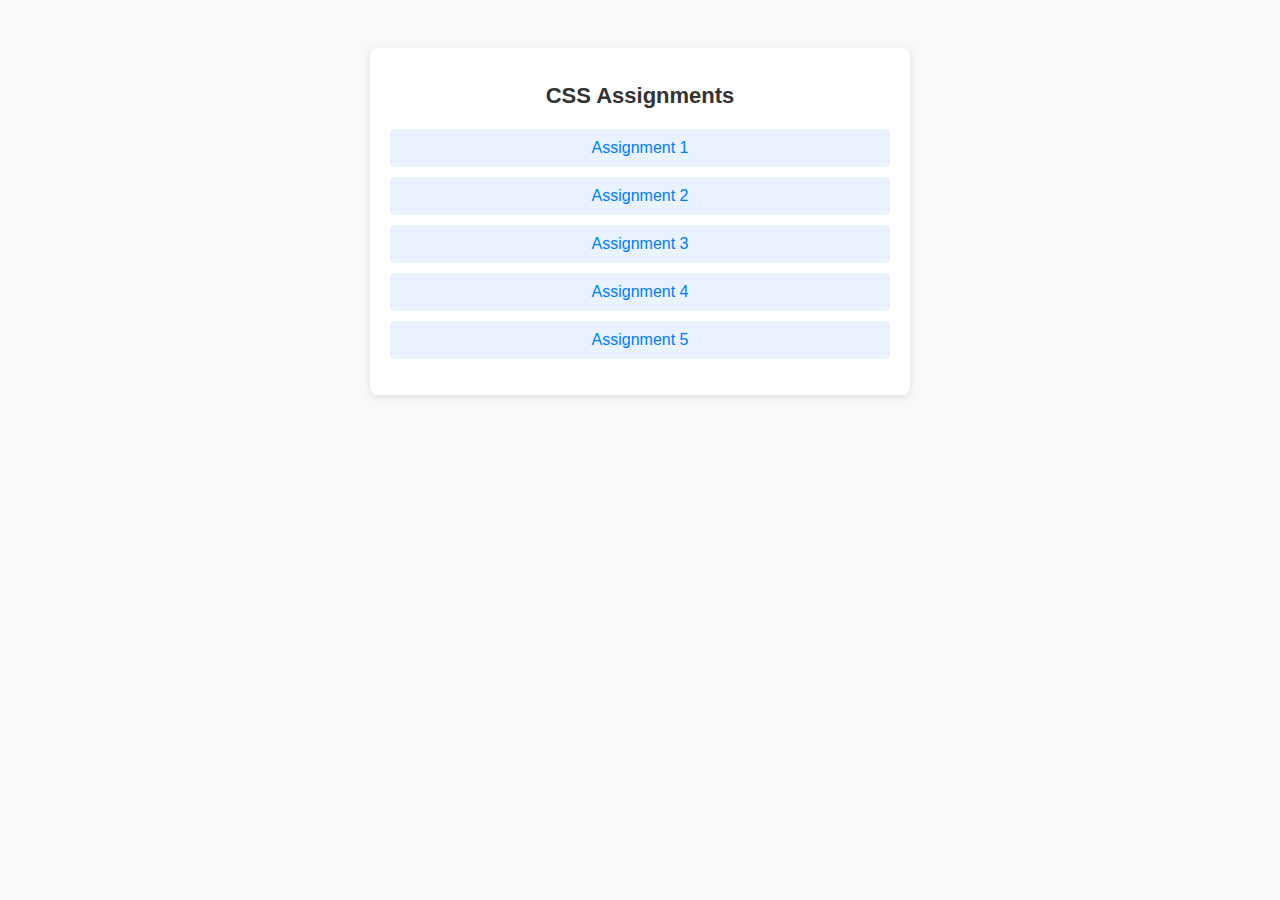
<file: index.html>
<!DOCTYPE html>
<html lang="en">
<head>
    <meta charset="UTF-8">
    <meta name="viewport" content="width=device-width, initial-scale=1.0">
    <title>Index of CSS Folders</title>
    <style>
        body {
            font-family: Arial, sans-serif;
            background-color: #f8f9fa;
            padding: 40px;
            text-align: center;
        }

        .container {
            max-width: 500px;
            margin: auto;
            background: white;
            padding: 20px;
            border-radius: 8px;
            box-shadow: 0 2px 8px rgba(0, 0, 0, 0.1);
        }

        h1 {
            font-size: 22px;
            color: #333;
            margin-bottom: 20px;
        }

        ul {
            list-style: none;
            padding: 0;
        }

        li {
            margin: 10px 0;
        }

        a {
            display: block;
            padding: 10px;
            font-size: 16px;
            color: #007BFF;
            background-color: #e9f3ff;
            border-radius: 5px;
            text-decoration: none;
        
        }

        a:hover {
            background-color: #d0e7ff;
        }
    </style>
</head>
<body>

    <div class="container">
        <h1> CSS Assignments</h1>
        <ul>
            <li><a href="Assignment1/Assignment1.html" target="_blank">Assignment 1</a></li>
            <li><a href="Assignment2/Assignment2.html" target="_blank">Assignment 2</a></li>
            <li><a href="Assignment3/Assignment3.html" target="_blank">Assignment 3</a></li>
            <li><a href="Assignment4/Assignment4.html" target="_blank">Assignment 4</a></li>
            <li><a href="Assignment5/Assignment5.html" target="_blank">Assignment 5</a></li>
        </ul>
    </div>

</body>
</html>
</file>
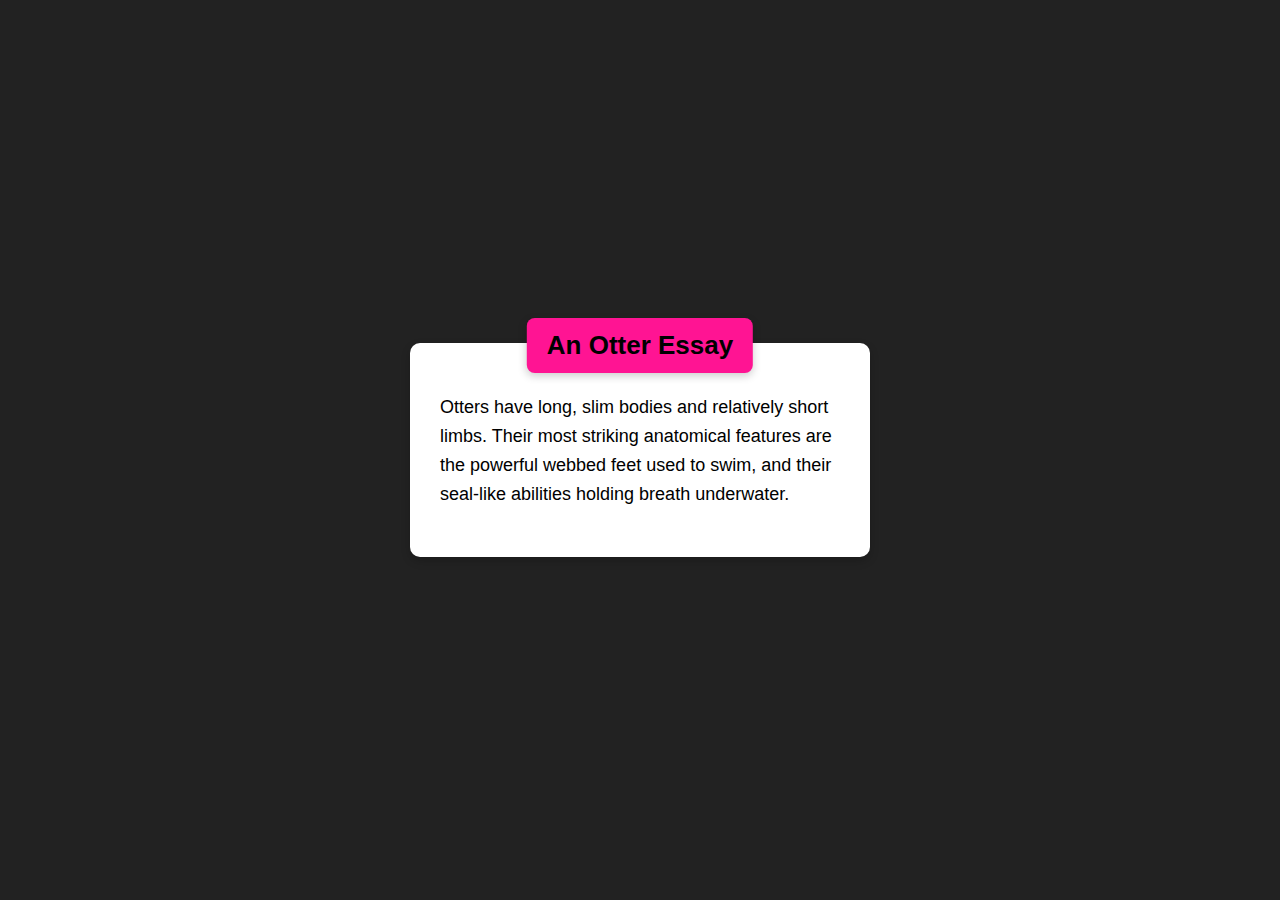
<file: Assignment1/Assignment.html>
<!DOCTYPE html>
<html lang="en">
<head>
    <meta charset="UTF-8">
    <meta name="viewport" content="width=device-width, initial-scale=1.0">
    <title>Otter Essay</title>
    <style>
        body {
            background-color: #222; /* Dark background */
            display: flex;
            justify-content: center;
            align-items: center;
            height: 100vh;
            margin: 0;
        }

        .card {
            background-color: white;
            width: 400px; /* Increased width */
            padding: 30px; /* Increased padding */
            border-radius: 10px;
            box-shadow: 0 4px 10px rgba(0, 0, 0, 0.2);
            position: relative;
            text-align: left;
            font-family: sans-serif;
        }

        .heading {
            background-color: #ff1493; /* Pink color */
            color: black;
            font-weight: 700;
            padding: 12px 20px; /* Increased padding */
            border-radius: 8px; /* Slightly rounded edges */
            position: absolute;
            top: -25px; /* Moves it higher */
            left: 50%;
            transform: translateX(-50%);
            font-family: sans-serif;
            font-size: 26px; /* Increased font size */
            text-align: center;
            box-shadow: 0px 3px 8px rgba(0, 0, 0, 0.2);
        }

        .card p {
            margin-top: 20px; /* Adds space between header and content */
            font-size: 18px; /* Increased text size */
            line-height: 1.6; /* Improved readability */
        }
    </style>
</head>
<body>

    <div class="card">
        <div class="heading">An Otter Essay</div>
        <p>
            Otters have long, slim bodies and relatively short limbs. Their most striking anatomical
            features are the powerful webbed feet used to swim, and their seal-like abilities
            holding breath underwater.
        </p>
    </div>

</body>
</html>
</file>
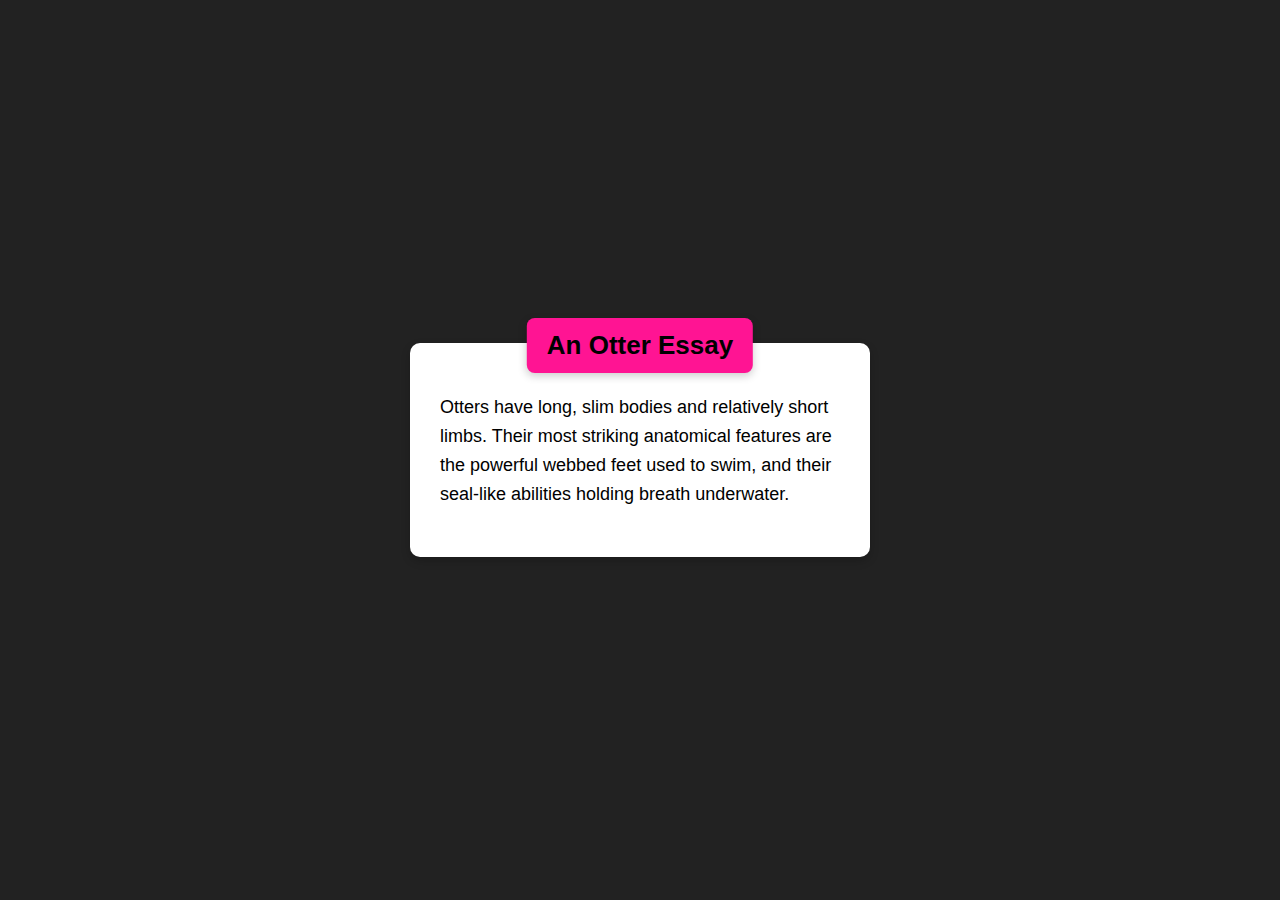
<file: Assignment1/Assignment1.html>
<!DOCTYPE html>
<html lang="en">
<head>
    <meta charset="UTF-8">
    <meta name="viewport" content="width=device-width, initial-scale=1.0">
    <title>Otter Essay</title>
    <style>
        body {
            background-color: #222; 
            display: flex;
            justify-content: center;
            align-items: center;
            height: 100vh;
            margin: 0;
        }

        .card {
            background-color: white;
            width: 400px;
            padding: 30px; 
            border-radius: 10px;
            box-shadow: 0 4px 10px rgba(0, 0, 0, 0.2);
            position: relative;
            text-align: left;
            font-family: sans-serif;
        }

        .heading {
            background-color: #ff1493; 
            color: black;
            font-weight: 700;
            padding: 12px 20px; 
            border-radius: 8px; 
            position: absolute;
            top: -25px; 
            left: 50%;
            transform: translateX(-50%);
            font-family: sans-serif;
            font-size: 26px; 
            text-align: center;
            box-shadow: 0px 3px 8px rgba(0, 0, 0, 0.2);
        }

        .card p {
            margin-top: 20px;
            font-size: 18px; 
            line-height: 1.6; 
        }
    </style>
</head>
<body>

    <div class="card">
        <div class="heading">An Otter Essay</div>
        <p>
            Otters have long, slim bodies and relatively short limbs. Their most striking anatomical
            features are the powerful webbed feet used to swim, and their seal-like abilities
            holding breath underwater.
        </p>
    </div>

</body>
</html>
</file>
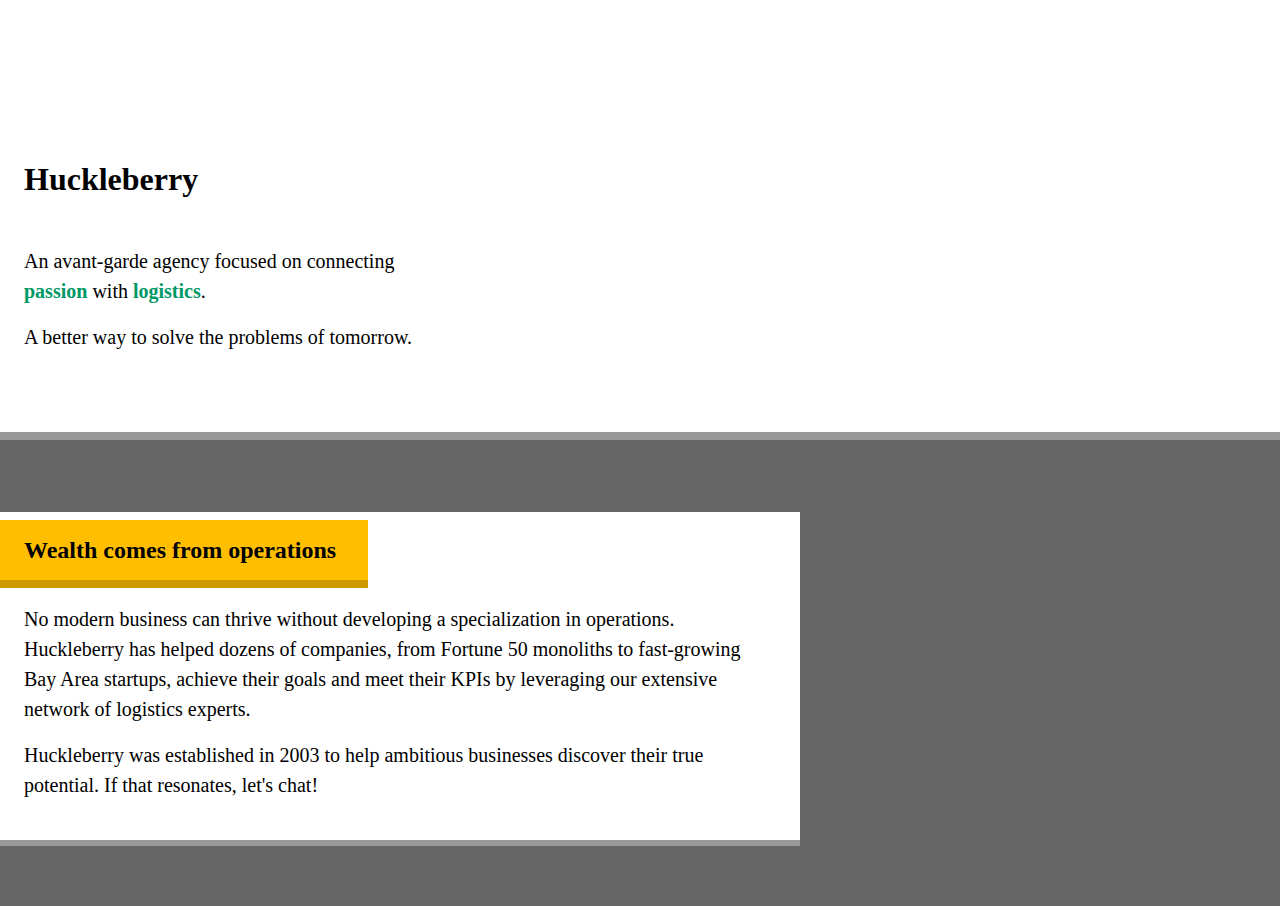
<file: Assignment2/Assignment2.html>
<!DOCTYPE html>
<html lang="en">
<head>
    <meta charset="UTF-8">
    <meta name="viewport" content="width=device-width, initial-scale=1.0">
    <title>Huckleberry</title>
    <link rel="stylesheet" href="Assignment2.css">
    <link rel="preconnect" href="https://fonts.googleapis.com">
<link rel="preconnect" href="https://fonts.gstatic.com" crossorigin>
<link href="https://fonts.googleapis.com/css2?family=Lato:ital,wght@0,100;0,300;0,400;0,700;0,900;1,100;1,300;1,400;1,700;1,900&display=swap" rel="stylesheet">
</head>
<body>
    <div class="wrapper"> 
    <section id="main">
        <section class="top"></section>
         <section class="top">
            <h2>Huckleberry</h2>
            <p>An avant-garde agency focused on connecting <strong>passion </strong>with <strong>logistics</strong>.</p>
            <p>A better way to solve the problems  of tomorrow.</p>
         </section>
         <section class="bottom">
            <div class="card">
                <h2>Wealth comes from operations </h2>
                <p>No modern business can thrive without developing a specialization in operations. Huckleberry has helped dozens of companies, from Fortune 50 monoliths to fast-growing Bay Area startups, achieve their goals and meet their KPIs by leveraging our extensive network of logistics experts.</p>
                <p>Huckleberry was  established in 2003 to help ambitious businesses discover their true potential. If that resonates, let's chat!</p>
            </div>
            
 
         </section>
    </section>
    </div>
</body>
</html>
</file>
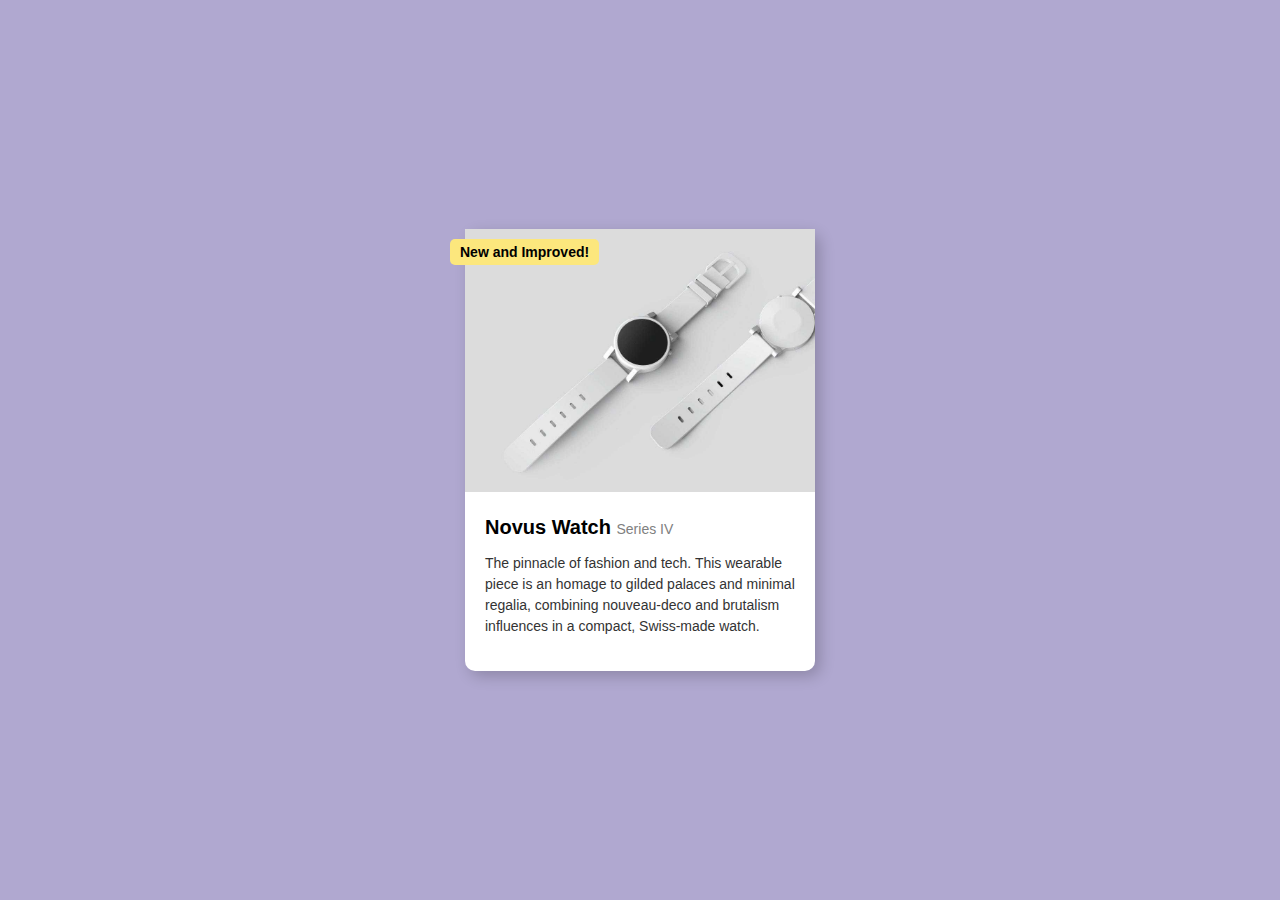
<file: Assignment3/Assignment3.html>
<!DOCTYPE html>
<html lang="en">
<head>
    <meta charset="UTF-8">
    <meta name="viewport" content="width=device-width, initial-scale=1.0">
    <title>Product Card</title>
    <link rel="stylesheet" href="Assignment3.css">
</head>
<body>
    <div class="card">
        <span class="badge">New and Improved!</span>
        <img src="image-7.jpg" alt="Novus Watch" class="product-image">
        <div class="card-content">
            <h2>Novus Watch <span class="series">Series IV</span></h2>
            <p>
                The pinnacle of fashion and tech. This wearable piece is an homage 
                to gilded palaces and minimal regalia, combining nouveau-deco and 
                brutalism influences in a compact, Swiss-made watch.
            </p>
        </div>
    </div>
</body>
</html>
</file>
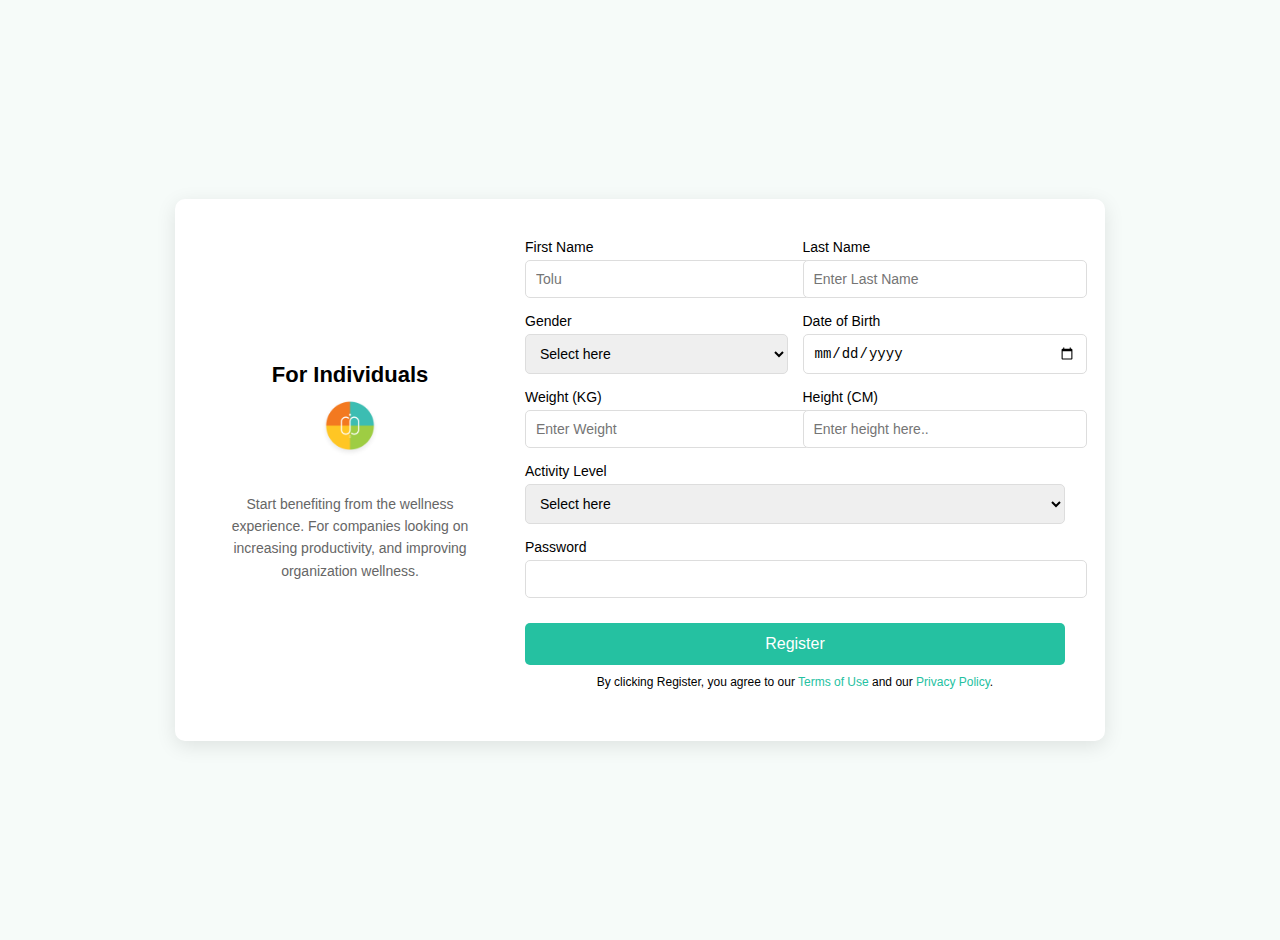
<file: Assignment4/Assignment4.html>
<!DOCTYPE html>
<html lang="en">
<head>
    <meta charset="UTF-8">
    <meta name="viewport" content="width=device-width, initial-scale=1.0">
    <title>Sign Up Form</title>
    <link rel="stylesheet" href="Assignment4.css">
</head>
<body>
    <div class="container">
        <div class="info-section">
            <div class="icon"></div>
            <h2>For Individuals</h2>
            <img src="Logo.png" alt="Logo">
            <p>Start benefiting from the wellness experience. For companies looking on increasing productivity, and improving organization wellness.</p>
        </div>

        <form class="signup-form">
            <div class="form-row">
                <div class="input-group">
                    <label for="first-name">First Name</label>
                    <input type="text" id="first-name" placeholder="Tolu">
                </div>
                <div class="input-group">
                    <label for="last-name">Last Name</label>
                    <input type="text" id="last-name" placeholder="Enter Last Name">
                </div>
            </div>

            <div class="form-row">
                <div class="input-group">
                    <label for="gender">Gender</label>
                    <select id="gender">
                        <option>Select here</option>
                    </select>
                </div>
                <div class="input-group">
                    <label for="dob">Date of Birth</label>
                    <input type="date" id="dob">
                </div>
            </div>

            <div class="form-row">
                <div class="input-group">
                    <label for="weight">Weight (KG)</label>
                    <input type="number" id="weight" placeholder="Enter Weight">
                </div>
                <div class="input-group">
                    <label for="height">Height (CM)</label>
                    <input type="number" id="height" placeholder="Enter height here..">
                </div>
            </div>

            <div class="input-group">
                <label for="activity">Activity Level</label>
                <select id="activity">
                    <option>Select here</option>
                </select>
            </div>

            <div class="input-group">
                <label for="password">Password</label>
                <input type="password" id="password">
            </div>

            <button type="submit">Register</button>

            <p class="terms">
                By clicking Register, you agree to our <a href="#">Terms of Use</a> and our <a href="#">Privacy Policy</a>.
            </p>
        </form>
    </div>
</body>
</html>
</file>
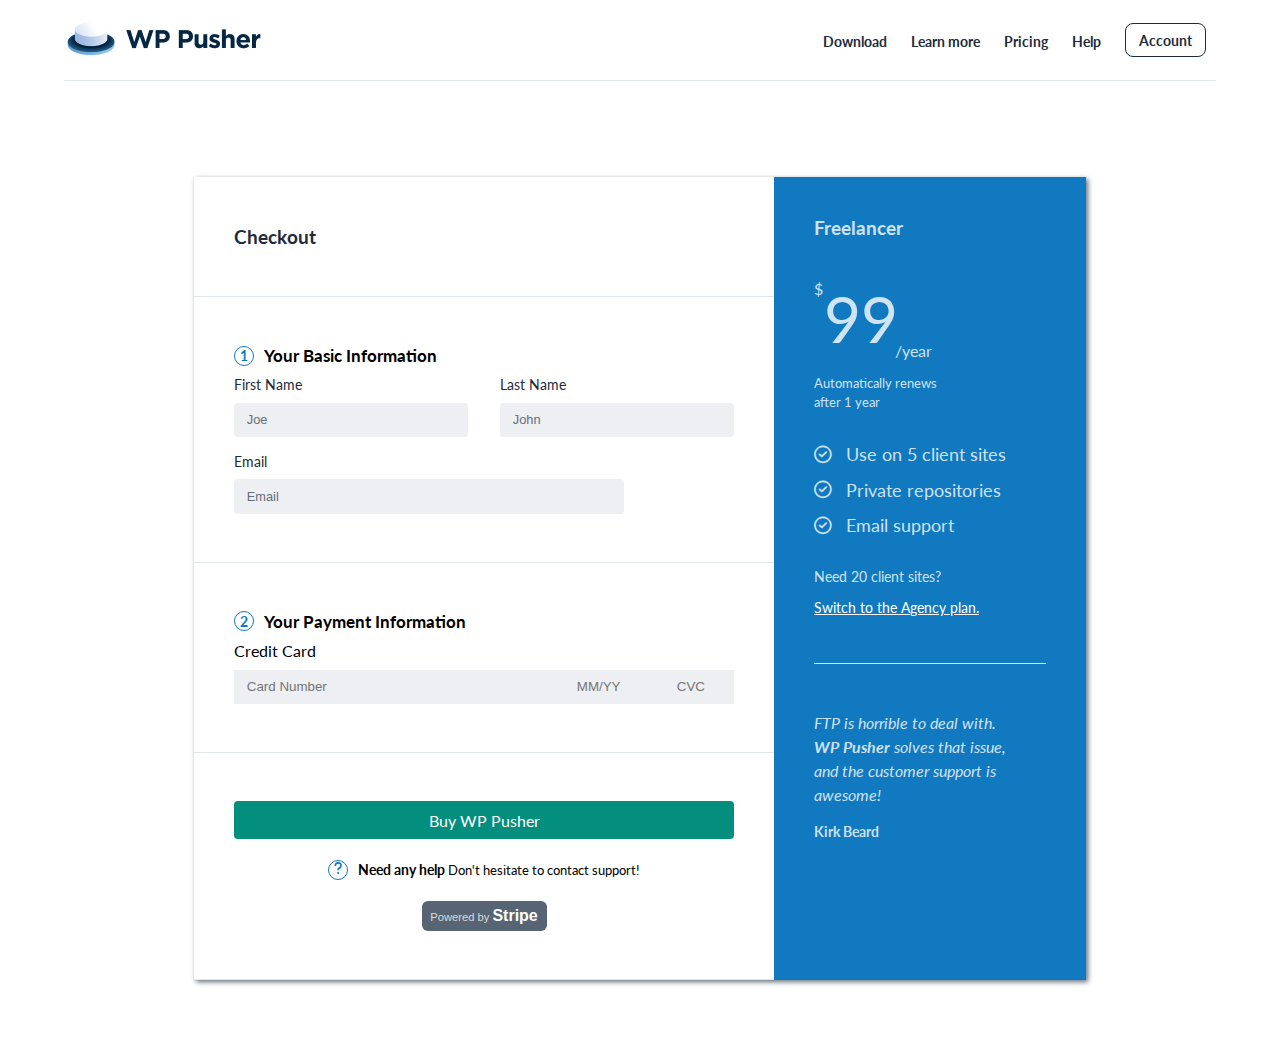
<file: Assignment5/Assignment5.html>
<!DOCTYPE html>
<html lang="en">
<head>
    <meta charset="UTF-8">
    <meta name="viewport" content="width=device-width, initial-scale=1.0">
    <title>Assignment5</title>
    <link rel="stylesheet" href="Assignment5.css">
    <link rel="stylesheet" href="https://cdnjs.cloudflare.com/ajax/libs/font-awesome/6.7.2/css/all.min.css" />
</head>
<body class="flex-column">
    <div class="container flex-column">
        <!-- Header -->
        <header class="header">
            <!-- company logo -->
            <div>
                <img src="wppusher-logo copy.png" alt="">
            </div>

              <!-- header nagivation -->
            <nav>
                <ul>
                    <li><a href="#">Download</a></li>
                    <li><a href="#">Learn more</a></li>
                    <li><a href="#">Pricing</a></li>
                    <li><a href="#">Help</a></li>
                    <li><a href="#">Account</a></li>
                </ul>
            </nav>
        </header>

        <!-- main -->
        <main class="main"> 
            <div class="main--con-1">
                <div class="checkout">
                    <h2>Checkout</h2>
                </div>

                <div class="basic-info">
                    <h4><span>1</span> Your Basic Information</h4>
                    <form action="">
                        <div class="personal-info-con">
                            <div>
                                <label for="firstName">First Name</label>
                                <input type="text" placeholder="Joe" id="firstName">
                            </div>

                            <div>
                                <label for="lastName">Last Name</label>
                                <input type="text" placeholder="John" id="lastName">
                            </div>
                        </div>
                        
                        <div class="personal-email-con">
                            <label for="email">Email</label>
                            <input type="email" placeholder="Email" id="email">
                        </div>
                    </form>
                </div>


                <div class="cc-con">
                    <h4><span>2</span> Your Payment Information</h4>
                    <form action="">
                        <label for="cardnumber">Credit Card</label>
                        <div>
                            <input type="text" placeholder="Card Number" id="cardnumber">
                            <input type="text" placeholder="MM/YY">
                            <input type="text" placeholder="CVC">
                        </div>
                    </form>
                </div>

                <div class="pusher">
                    <a href="#">Buy WP Pusher</a>
                    <div>
                        <i class="fa-solid fa-question"></i>
                        <p><span>Need any help</span> Don't hesitate to contact support!</p>
                    </div>
                    <button>Powered by <span>Stripe</span></button>
                </div>
            </div>


            <div class="main--con-2">
                <h3>Freelancer</h3>

                <div class="sub">
                    <div>
                        <span>$</span>
                        <p>99</p>
                        <span>/year</span>
                    </div>
                    <p>Automatically renews after 1 year</p>
                </div>


                <div class="services">
                    <div>
                        <i class="fa-regular fa-circle-check"></i>
                        <p>Use on 5 client sites</p>
                    </div>
                    <div>
                        <i class="fa-regular fa-circle-check"></i>
                        <p>Private repositories</p>
                    </div>
                    <div>
                        <i class="fa-regular fa-circle-check"></i>
                        <p>Email support</p>
                    </div>
                </div>


                <div class="client">
                    <p>Need 20 client sites?</p>
                    <a href="#">Switch to the Agency plan.</a>
                </div>

                <div class="line"></div>

                <div class="user">
                    <p>FTP is horrible to deal with. <span>WP Pusher</span> solves that issue, and the customer support is awesome!</p>
                    <div class="user-info">
                       
                        <h3>Kirk Beard</h3>
                    </div>
                </div>
            </div>
        </main>
    </div>
</body>
</html>
</file>
<file: Assignment2/Assignment2.css>
/* 1. Use a more-intuitive box-sizing model */
*, *::before, *::after {
    box-sizing: border-box;
  }
  
  /* 2. Remove default margin */
  * {
    margin: 0;
  }
  
  body {
    /* 3. Add accessible line-height */
    line-height: 1.5;
    /* 4. Improve text rendering */
    -webkit-font-smoothing: antialiased;
  }
  
  /* 5. Improve media defaults */
  img, picture, video, canvas, svg {
    display: block;
    max-width: 100%;
  }
  
  /* 6. Inherit fonts for form controls */
  input, button, textarea, select {
    font: inherit;
  }
  
  /* 7. Avoid text overflows */
  p, h1, h2, h3, h4, h5, h6 {
    overflow-wrap: break-word;
  }
  
  /* 8. Improve line wrapping */
  p {
    text-wrap: pretty;
  }
  h1, h2, h3, h4, h5, h6 {
    text-wrap: balance;
  }
  
  /*
    9. Create a root stacking context
  */
  #root, #__next {
    isolation: isolate;
  }
  /* main css */
  h2{
    line-height: 1.2;
  }

  p{
    margin-block-end:16px;
    font-size:20px;
  }

  strong{
    color:#096
  }

     section.top{
      margin:0,auto;
      max-width:800px; 
      padding-inline:24px; 
      padding-block-end:64px; 

      > h2{
        padding-block-start:96px;
        padding-block-end:48px;
        font-size:2rem;
      }

      > p{
        max-width: 415px; 
      }
     }


     section.bottom{
      padding-block-start:72px;
      padding-block-end:60px;
      border-top:8px solid #999999;
      background-color:#666666; 
      
      
     }
     .card{
      margin:0,auto;
      max-width:800px;
      padding-inline: 24px;
      border-bottom:6px solid #999999; 
      padding-block-end:24px;
      background-color:#FFFFFF;
      padding-block-start:8px;
     }

    .card h2{
     width:max-content;
     background-color:#FFBF00;
     padding-inline:32px;
     padding-block-start:16px;
     padding-block-end:15px; 
     margin-inline-start:-32px;
     border-bottom:8px solid #CC9900;
     margin-block-end:16px;  
     }
</file>
<file: Assignment3/Assignment3.css>
/* Global Styles */
body {
    background-color: #b0a8d0; /* Soft purple background */
    display:flex ;
    justify-content: center;
    align-items: center;
    height: 100vh;
    margin: 0;
    font-family: 'Arial', sans-serif;
}

/* Card Styling */
.card {
    background: white;
    border-radius: 10px;
    width: 350px;
    box-shadow: 5px 5px 15px rgba(0, 0, 0, 0.2);
    position: relative;
}

/* Badge */
.badge {
    position: absolute;
    top: 10px;
    left: 10px;
    background: #fce77d;
    color: black;
    padding: 5px 10px;
    font-size: 14px;
    font-weight: bold;
    border-radius: 5px;
    margin-left:-25px;
}

/* Product Image */
.product-image {
    width: 100%;
    height: auto;
}

/* Card Content */
.card-content {
    padding: 20px;
}

.card-content h2 {
    font-size: 20px;
    margin: 0;
}

.series {
    font-size: 14px;
    color: gray;
    font-weight: lighter;
}

/* Description Text */
.card-content p {
    font-size: 14px;
    color: #333;
    line-height: 1.5;
}
</file>
<file: Assignment4/Assignment4.css>
body {
    font-family: Arial, sans-serif;
    background-color: #f6fbf9;
    display: flex;
    justify-content: center;
    align-items: center;
    min-height: 100vh;
    margin: 0;
    padding: 20px;
}

.container {
    display: flex;
    flex-wrap: wrap;
    gap: 40px;
    background: white;
    padding: 40px;
    border-radius: 10px;
    box-shadow: 0px 5px 20px rgba(0, 0, 0, 0.1);
    max-width: 850px;
    width: 100%;
    align-items: center;
}

.info-section {
    flex: 1;
    min-width: 250px;
    text-align: center;
}

.info-section img {
    width: 60px; 
    height: auto;
    margin-bottom: 15px;
}

.info-section h2 {
    font-size: 22px;
    margin-bottom: 10px;
}

.info-section p {
    font-size: 14px;
    color: #666;
    line-height: 1.6;
}

.signup-form {
    flex: 2;
    min-width: 300px;
    width: 100%;
}

.form-row {
    display: flex;
    justify-content: space-between;
    gap: 15px;
}

.input-group {
    display: flex;
    flex-direction: column;
    flex: 1;
    margin-bottom: 15px;
}

.input-group label {
    font-size: 14px;
    margin-bottom: 5px;
}

.input-group input,
.input-group select {
    width: 100%;
    padding: 10px;
    border: 1px solid #ddd;
    border-radius: 5px;
    font-size: 14px;
}

button {
    width: 100%;
    padding: 12px;
    background-color: #25c1a1;
    color: white;
    border: none;
    border-radius: 5px;
    font-size: 16px;
    cursor: pointer;
    margin-top: 10px;
}

button:hover {
    background-color: #1ea88a;
}

.terms {
    font-size: 12px;
    text-align: center;
    margin-top: 10px;
}

.terms a {
    color: #25c1a1;
    text-decoration: none;
}

/* --- RESPONSIVE FIXES --- */
@media screen and (max-width: 768px) {
    .container {
        flex-direction: column;
        align-items: flex-start; 
        text-align: left;
        padding: 30px;
        gap: 20px;
    }

    .info-section {
        width: 100%;
        display: flex;
        flex-direction: column;
        align-items: flex-start; 
    }

    .info-section img {
        width: 60px; 
        height: auto;
        margin-bottom: 15px;
    }

    .form-row {
        flex-direction: column;
        gap: 10px;
    }
}

@media screen and (max-width: 480px) {
    .container {
        padding: 20px;
    }

    .info-section img {
        width: 50px;
        height: auto;
    }

    .input-group input,
    .input-group select {
        padding: 12px;
        font-size: 16px;
    }

    button {
        padding: 14px;
        font-size: 18px;
    }

    .terms {
        font-size: 14px;
    }
}
</file>
<file: Assignment5/Assignment5.css>
@import url('https://fonts.googleapis.com/css2?family=Lato:ital,wght@0,100;0,300;0,400;0,700;0,900;1,100;1,300;1,400;1,700;1,900&family=Red+Hat+Text:ital,wght@0,300..700;1,300..700&display=swap');

:root {
    --projectWidth: 1440px;
    --contentWidth: 892px;
    --navColor: #1D2C3C;
    --inputBgColor: #EDEFF2;
    --inputPH: #646E7A;
    --buyPusherBg: #646E7A;
    --freelancerBg: #1179BF;
    --freelancerWidth: 312px;
    --headerBB: #E0E6EA;
}

* {
    padding: 0;
    margin: 0;
    box-sizing: border-box;
}

html {
    /* 1rem = 16px */
    font-size: 16px;
}

body {
   font-family: Lato, sans-serif;
   margin-bottom: 70px;
}


/*  */
.flex-column {
    display: flex;
    flex-direction: column;
    justify-content: center;
    align-items: center;
}


.container {
    width: var(--projectWidth);
    gap: 6rem;
}
/* Header styling */
.header {
    display: flex;
    align-items: center;
    justify-content: space-between;
    width: 80%;
    padding: 1.2rem 0;
    border-bottom: 1px solid var(--headerBB);
}

.header nav ul li{
    display: inline;
    margin-inline: 10px;
    text-align: center;
}


.header nav ul li a:link,
.header nav ul li a:visited{
    text-decoration: none;
    color: var(--navColor);
    font-weight: 700;
    font-size: .88rem;
}

.header nav ul li a:hover{
    color: var(--freelancerBg);
}

.header nav ul li:last-child{
    border: 1px solid var(--navColor);
    padding: .4rem .8rem;
    border-radius: 8px;
}


/* Main styling */
.main {
    /* width = 892px */ 
    /* 892 - 312 = 580 */
    width: var(--contentWidth); 
    /* border: 1px solid red; */
    box-shadow: 2px 2px 5px var(--buyPusherBg);
    display: grid;
    grid-template-columns: 1fr var(--freelancerWidth);
    /* height: 700px; */

}

/* Main Container 1 styling */
.main .main--con-1{
    /* width = 580px */
    display: flex;
    flex-direction: column;
    /* gap: 4rem; */
    /* padding: 2.5rem; */
}

.main .main--con-1 > div{
    border-bottom: 1px solid var(--headerBB);
   padding: 3rem 2.5rem;
}

.main .main--con-1 .checkout h2{
    font-size: 1.2rem;
    color: var(--navColor);
}

.main .main--con-1 .basic-info,
.main .main--con-1 .cc-con{
    display: flex;
    flex-direction: column;
    gap: .6rem;
}

.main .main--con-1 .basic-info h4,
.main .main--con-1 .cc-con h4{
    display: flex;
    align-items: center;
    gap: .6rem;
    font-size: 1.08rem;
    /* justify-content: center; */
}

.main .main--con-1 .basic-info h4 span,
.main .main--con-1 .cc-con h4 span,
.main .main--con-1 .pusher div i{
   color: var(--freelancerBg);
   border: 1px solid var(--freelancerBg);
   width: 20px;
   height: 20px;
   text-align: center;
   border-radius: 50%;
   display: flex;
   justify-content: center;
   align-items: center;
   font-size: .9rem;
}

.main .main--con-1 .basic-info form,
.main .main--con-1 .cc-con form{
    display: flex;
    flex-direction: column;
    gap: 1rem;
}

.main .main--con-1 .basic-info form .personal-info-con{
   display: flex;
   gap: 2rem;
}

.main .main--con-1 .basic-info form .personal-info-con div,
.main .main--con-1 .basic-info form .personal-email-con,
.main .main--con-1 .cc-con form{
    display: flex;
    flex-direction: column;
    gap: .6rem;
    /* width: 100%; */
    flex: 1;
}

.main .main--con-1 .basic-info form .personal-info-con div label,
.main .main--con-1 .basic-info form .personal-email-con label{
    color: var(--navColor);
    font-size: .9rem;
}


.main .main--con-1 .basic-info form .personal-info-con div input,
.main .main--con-1 .basic-info form .personal-email-con input,
.main .main--con-1 .cc-con form div input{
    padding: .6rem .8rem;
    border: none;
    background-color: var(--inputBgColor);
    border-radius: 4px;
}

.main .main--con-1 .basic-info form .personal-info-con div input:focus,
.main .main--con-1 .basic-info form .personal-email-con input:focus{
    outline: 2px solid var(--freelancerBg);
}

.main .main--con-1 .basic-info form .personal-info-con div input::placeholder,
.main .main--con-1 .basic-info form .personal-email-con input::placeholder{
   font-size: .8rem;
   color: var(--inputPH);
}


.main .main--con-1 .basic-info form .personal-email-con input{
    width: 78%;
}

.main .main--con-1 .cc-con form div {
    width: 100%;
    display: grid;
    grid-template-columns: 1fr 100px 70px;
    border-radius: 4px;
}

.main .main--con-1 .cc-con form div input{
    border-radius: 0;
    outline: none;
}

.main .main--con-1 .pusher{
   text-align: center;
   display: flex;
   flex-direction: column;
   gap: 1.3rem;
}

.main .main--con-1 .pusher a{
    background-color: #038E7D;
    padding-block: .6rem;
    text-decoration: none;
    color: #ffffff;
    border-radius: 4px;
}

.main .main--con-1 .pusher div{
    display: flex;
    justify-content: center;
    margin: 0 auto;
    width: 70%;
    text-align: start;
    align-items: center;
    gap: .6rem;
}

.main .main--con-1 .pusher div i {
    font-size: .8rem;
}

.main .main--con-1 .pusher div p {
    font-size: .8rem;
}

.main .main--con-1 .pusher div p span {
    font-size: .9rem;
    font-weight: 700;
}

.main .main--con-1 .pusher button{
    width: 25%;
    margin: 0 auto;
    padding: .4rem .2rem;
    border-radius: 6px;
    background-color: #566473;
    border: none;
    color: #dadada;
    font-size: .7rem;
}

.main .main--con-1 .pusher button span{
    color: #ffffff;
    font-weight: 700;
    font-size: 1rem;
}


/* Freelancer styles */
.main .main--con-2{
    /* width = 312px */
    background-color: var(--freelancerBg); 
    color: rgba(255, 255, 255, .8); 
    padding: 2.5rem;
    display: flex;
    flex-direction: column;
    gap: 2rem;
}

/* .main .main--con-2 > h3,
.main .main--con-2 > div{
    padding: 2rem;
} */

.main .main--con-2 .sub{ 
    display: flex;
    flex-direction: column;
    gap: .4rem;
}

.main .main--con-2 .sub div{ 
    display: flex;
    flex-direction: column;
    position: relative;
}

.main .main--con-2 .sub div span{ 
    /* font-size: 4rem; */
    position: absolute;
}

.main .main--con-2 .sub div span:first-child{ 
    top: 8%;
    left: 0;
}

.main .main--con-2 .sub div span:last-child{ 
    bottom: 8%;
    left: 35%;
}

 
.main .main--con-2 .sub div p{ 
   font-size: 4rem;
   margin-inline: 10px;
}

.main .main--con-2 .sub p{ 
    font-size: .8rem;
    max-width: 60%;
    line-height: 1.5;
}

.main .main--con-2 .services,
.main .main--con-2 .client{ 
    display: flex;
    flex-direction: column;
    gap: .9rem;
}

.main .main--con-2 .services div {
    display: flex;
    align-items: center;
    gap: .9rem;
    font-size: 1.1rem;
}

.main .main--con-2 .client {
    font-size: .9rem;
}

.main .main--con-2 .client a:link,
.main .main--con-2 .client a:visited{
    color: #ffffff;
}

.main .main--con-2 .line {
    height: 1px;
    background-color: rgba(255, 255, 255, .8);
    margin-block: 15px;
}


.main .main--con-2 .user {
    display: flex;
    flex-direction: column;
    gap: 1rem;
}

.main .main--con-2 .user p{
    max-width: 85%;
    line-height: 1.5;
    font-style: italic;
}

.main .main--con-2 .user p span{
    font-weight: bolder;
}


.main .main--con-2 .user .user-info {
    display: flex;
    align-items: center;
    gap: 1rem;
}

.image {
    width: 40px;
    height: 40px;
    border-radius: 50%;
    object-fit: cover;
}

.main .main--con-2 .user .user-info h3{
    font-size: .9rem;
}
</file>
